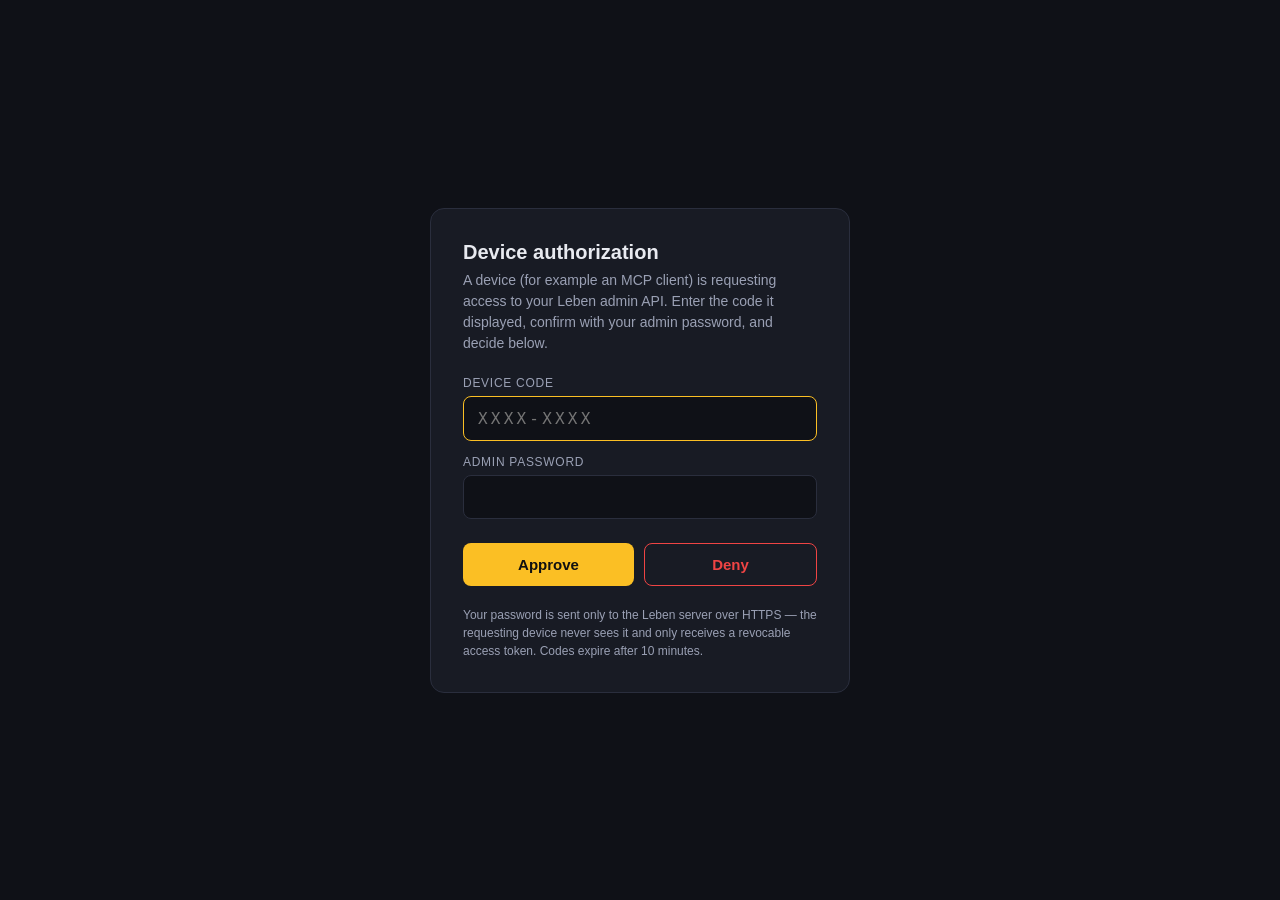
<file: frontend/device.html>
<!DOCTYPE html>
<html lang="en">
<head>
<meta charset="UTF-8">
<meta name="viewport" content="width=device-width, initial-scale=1.0">
<meta name="robots" content="noindex, nofollow">
<title>Leben — Device Authorization</title>
<style>
  :root {
    --bg: #0f1117;
    --card: #181b24;
    --border: #2a2e3d;
    --text: #e8eaf0;
    --muted: #9aa0b4;
    --accent: #fbbf24;
    --danger: #ef4444;
    --ok: #22c55e;
  }
  * { box-sizing: border-box; margin: 0; padding: 0; }
  body {
    font-family: -apple-system, BlinkMacSystemFont, "Segoe UI", Roboto, Helvetica, Arial, sans-serif;
    background: var(--bg);
    color: var(--text);
    min-height: 100vh;
    display: flex;
    align-items: center;
    justify-content: center;
    padding: 24px;
  }
  .card {
    background: var(--card);
    border: 1px solid var(--border);
    border-radius: 14px;
    padding: 32px;
    width: 100%;
    max-width: 420px;
  }
  h1 { font-size: 20px; margin-bottom: 6px; }
  p.hint { color: var(--muted); font-size: 14px; line-height: 1.5; margin-bottom: 22px; }
  label { display: block; font-size: 12px; text-transform: uppercase; letter-spacing: 0.06em; color: var(--muted); margin: 14px 0 6px; }
  input {
    width: 100%;
    background: var(--bg);
    border: 1px solid var(--border);
    border-radius: 8px;
    color: var(--text);
    font-size: 16px;
    padding: 12px 14px;
    outline: none;
  }
  input:focus { border-color: var(--accent); }
  input.usercode { font-family: ui-monospace, SFMono-Regular, Menlo, monospace; letter-spacing: 0.2em; text-transform: uppercase; }
  .actions { display: flex; gap: 10px; margin-top: 24px; }
  button {
    flex: 1;
    border: none;
    border-radius: 8px;
    padding: 12px 0;
    font-size: 15px;
    font-weight: 600;
    cursor: pointer;
  }
  button:disabled { opacity: 0.5; cursor: not-allowed; }
  .approve { background: var(--accent); color: #111; }
  .deny { background: transparent; color: var(--danger); border: 1px solid var(--danger); }
  .message { margin-top: 18px; font-size: 14px; line-height: 1.5; display: none; padding: 10px 12px; border-radius: 8px; }
  .message.ok { display: block; background: rgba(34,197,94,0.12); color: var(--ok); }
  .message.err { display: block; background: rgba(239,68,68,0.12); color: var(--danger); }
  .footnote { margin-top: 20px; color: var(--muted); font-size: 12px; line-height: 1.5; }
</style>
</head>
<body>
<main class="card">
  <h1>Device authorization</h1>
  <p class="hint">A device (for example an MCP client) is requesting access to your Leben admin API.
     Enter the code it displayed, confirm with your admin password, and decide below.</p>

  <form id="form" autocomplete="off">
    <label for="user_code">Device code</label>
    <input class="usercode" id="user_code" name="user_code" placeholder="XXXX-XXXX"
           maxlength="9" required autofocus>

    <label for="password">Admin password</label>
    <input type="password" id="password" name="password" required>

    <div class="actions">
      <button type="submit" class="approve" id="approveBtn">Approve</button>
      <button type="button" class="deny" id="denyBtn">Deny</button>
    </div>
  </form>

  <div class="message" id="message" role="status"></div>

  <p class="footnote">Your password is sent only to the Leben server over HTTPS — the requesting
     device never sees it and only receives a revocable access token. Codes expire after 10 minutes.</p>
</main>

<script>
(function () {
  var form = document.getElementById('form');
  var codeInput = document.getElementById('user_code');
  var passwordInput = document.getElementById('password');
  var approveBtn = document.getElementById('approveBtn');
  var denyBtn = document.getElementById('denyBtn');
  var message = document.getElementById('message');

  // Prefill from verification_uri_complete (?code=XXXX-XXXX)
  var params = new URLSearchParams(window.location.search);
  var prefill = (params.get('code') || '').toUpperCase().trim();
  if (prefill) {
    codeInput.value = prefill;
    passwordInput.focus();
  }

  function show(kind, text) {
    message.className = 'message ' + kind;
    message.textContent = text;
  }

  function submit(approve) {
    var userCode = codeInput.value.trim().toUpperCase();
    var password = passwordInput.value;
    if (!userCode || !password) {
      show('err', 'Please enter both the device code and your password.');
      return;
    }
    approveBtn.disabled = true;
    denyBtn.disabled = true;

    fetch('/api/auth/device/authorize', {
      method: 'POST',
      headers: { 'Content-Type': 'application/json' },
      body: JSON.stringify({ user_code: userCode, password: password, approve: approve })
    })
      .then(function (res) { return res.json().then(function (data) { return { ok: res.ok, data: data }; }); })
      .then(function (res) {
        if (res.ok && res.data.status === 'success') {
          show('ok', res.data.message || 'Done.');
          form.reset();
        } else {
          show('err', (res.data && res.data.message) || 'Request failed.');
          approveBtn.disabled = false;
          denyBtn.disabled = false;
        }
      })
      .catch(function () {
        show('err', 'Network error — is the server reachable?');
        approveBtn.disabled = false;
        denyBtn.disabled = false;
      });
  }

  form.addEventListener('submit', function (e) { e.preventDefault(); submit(true); });
  denyBtn.addEventListener('click', function () { submit(false); });
})();
</script>
</body>
</html>
</file>
